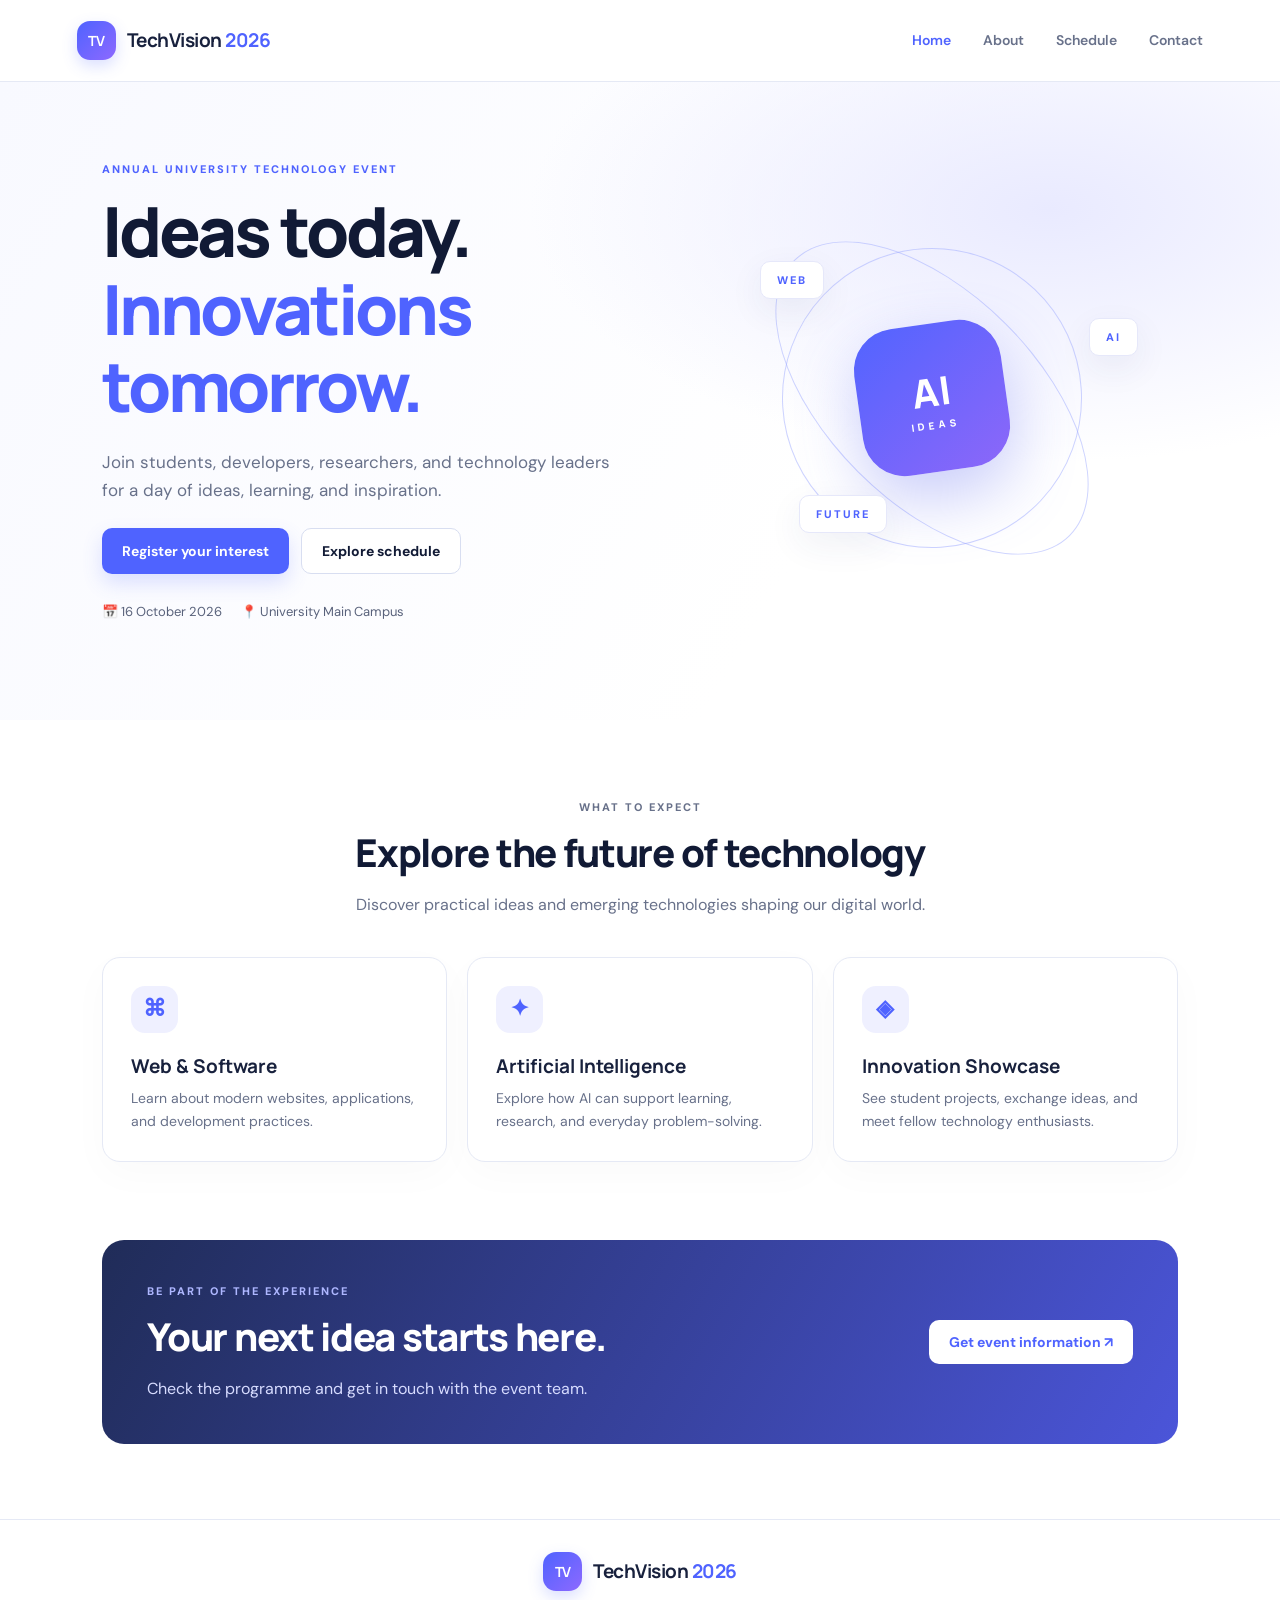
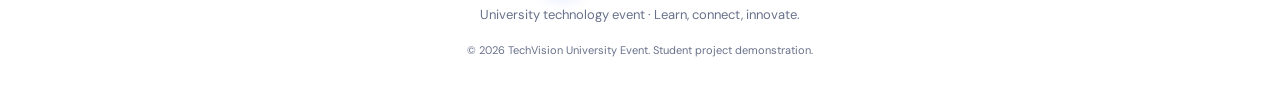
<file: TechVision_Website/TechVision/index.html>
<!DOCTYPE html>
<html lang="en">
<head>
  <meta charset="UTF-8">
  <meta name="viewport" content="width=device-width, initial-scale=1.0">
  <meta name="description" content="TechVision 2026 - University Technology Event">
  <title>TechVision 2026 | Home</title>
  <link rel="stylesheet" href="css/style.css">
  <script src="js/script.js" defer></script>
</head>
<body>
<header class="site-header">
  <a class="brand" href="index.html"><span class="brand-mark">TV</span><span>TechVision <b>2026</b></span></a>
  <button class="menu-toggle" aria-label="Toggle navigation" aria-expanded="false">☰</button>
  <nav class="nav">
    <a class="active" href="index.html">Home</a><a href="about.html">About</a><a href="schedule.html">Schedule</a><a href="contact.html">Contact</a>
  </nav>
</header>
<main>
  <section class="hero">
    <div class="hero-content">
      <p class="eyebrow">ANNUAL UNIVERSITY TECHNOLOGY EVENT</p>
      <h1>Ideas today.<br><span>Innovations tomorrow.</span></h1>
      <p class="hero-copy">Join students, developers, researchers, and technology leaders for a day of ideas, learning, and inspiration.</p>
      <div class="hero-actions"><a class="btn btn-primary" href="contact.html#register">Register your interest</a><a class="btn btn-outline" href="schedule.html">Explore schedule</a></div>
      <p class="event-meta">📅 16 October 2026 <span>📍 University Main Campus</span></p>
    </div>
    <div class="hero-art" aria-label="Abstract technology illustration" role="img">
      <div class="orbit orbit-one"></div><div class="orbit orbit-two"></div><div class="core">AI<br><small>IDEAS</small></div>
      <span class="float-tag tag-one">WEB</span><span class="float-tag tag-two">AI</span><span class="float-tag tag-three">FUTURE</span>
    </div>
  </section>
  <section class="section">
    <div class="section-heading"><p class="eyebrow">WHAT TO EXPECT</p><h2>Explore the future of technology</h2><p>Discover practical ideas and emerging technologies shaping our digital world.</p></div>
    <div class="cards">
      <article class="feature-card"><div class="feature-icon">⌘</div><h3>Web & Software</h3><p>Learn about modern websites, applications, and development practices.</p></article>
      <article class="feature-card"><div class="feature-icon">✦</div><h3>Artificial Intelligence</h3><p>Explore how AI can support learning, research, and everyday problem-solving.</p></article>
      <article class="feature-card"><div class="feature-icon">◈</div><h3>Innovation Showcase</h3><p>See student projects, exchange ideas, and meet fellow technology enthusiasts.</p></article>
    </div>
  </section>
  <section class="cta"><div><p class="eyebrow">BE PART OF THE EXPERIENCE</p><h2>Your next idea starts here.</h2><p>Check the programme and get in touch with the event team.</p></div><a class="btn btn-light" href="contact.html#register">Get event information ↗</a></section>
</main>
<footer class="footer"><a class="brand footer-brand" href="index.html"><span class="brand-mark">TV</span><span>TechVision <b>2026</b></span></a><p>University technology event · Learn, connect, innovate.</p><small>© 2026 TechVision University Event. Student project demonstration.</small></footer>
</body></html>
</file>
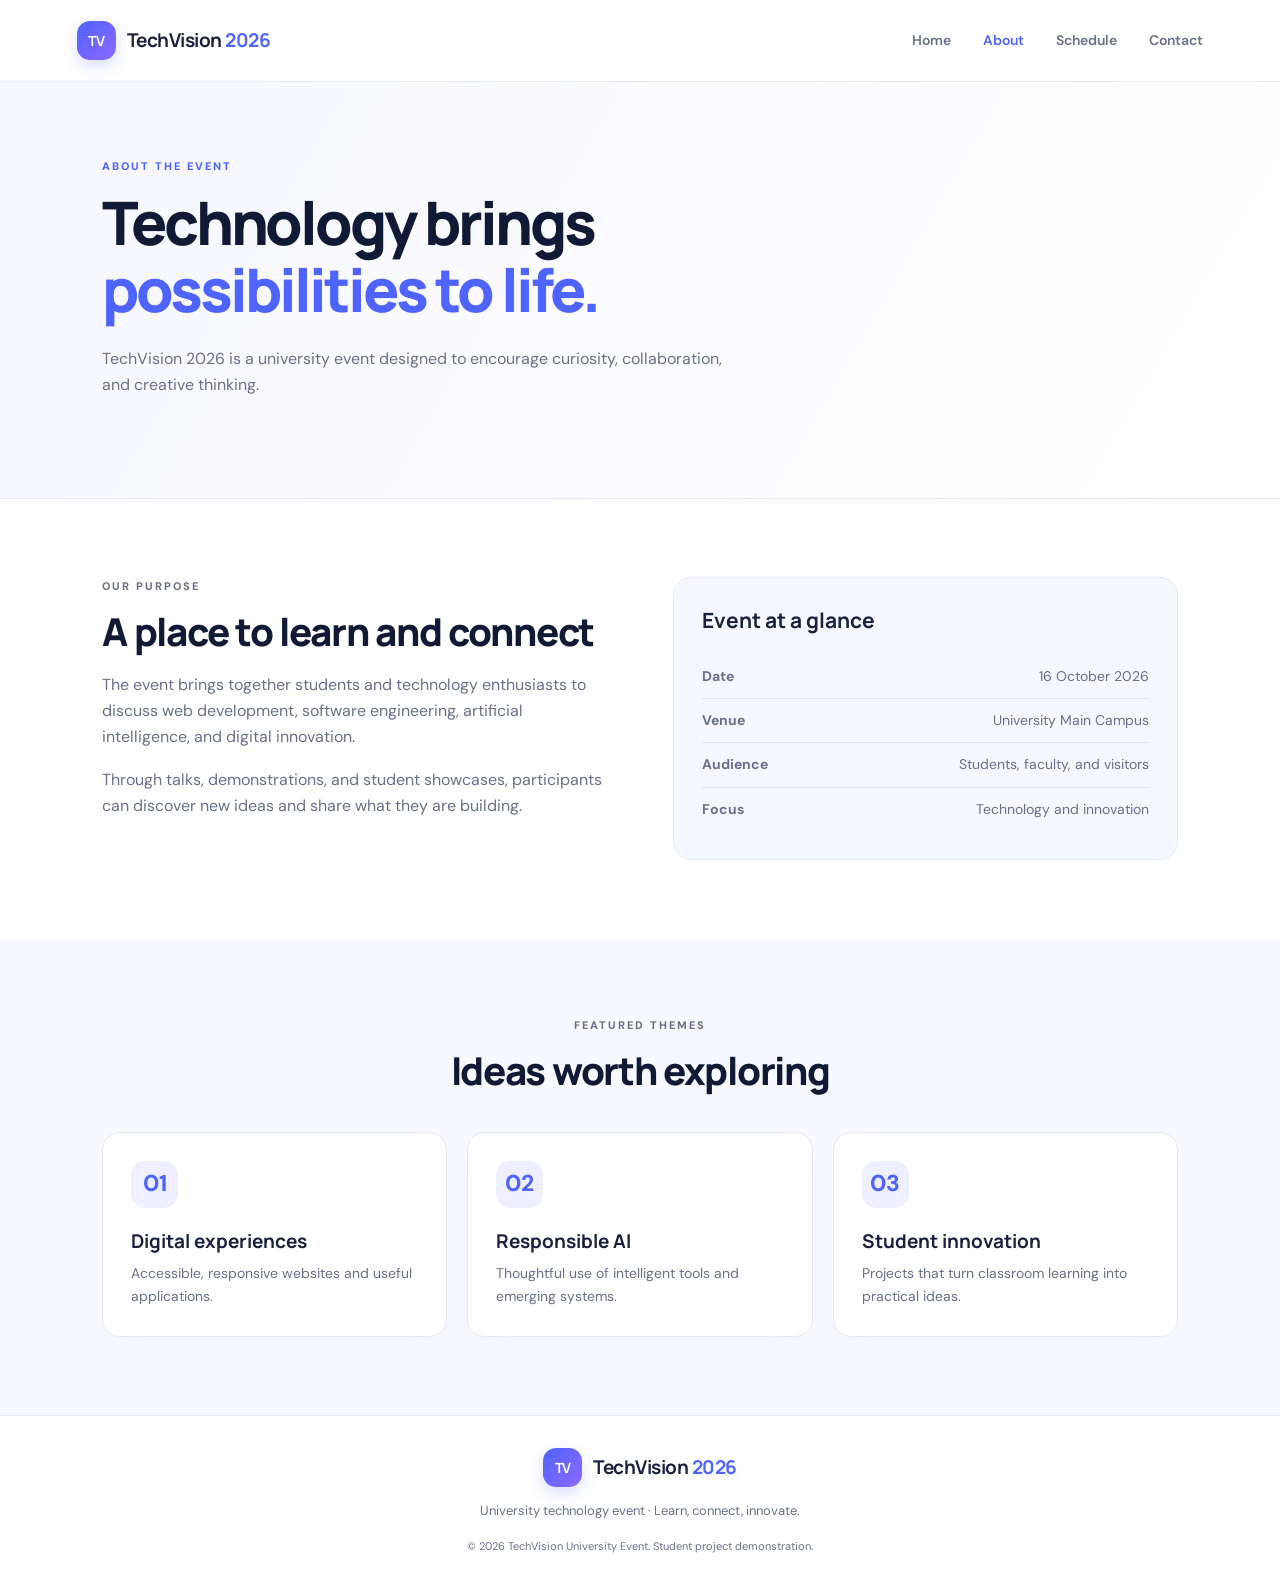
<file: TechVision_Website/TechVision/about.html>
<!DOCTYPE html>
<html lang="en"><head><meta charset="UTF-8"><meta name="viewport" content="width=device-width, initial-scale=1.0"><title>TechVision 2026 | About</title><link rel="stylesheet" href="css/style.css"><script src="js/script.js" defer></script></head>
<body><header class="site-header"><a class="brand" href="index.html"><span class="brand-mark">TV</span><span>TechVision <b>2026</b></span></a><button class="menu-toggle" aria-label="Toggle navigation" aria-expanded="false">☰</button><nav class="nav"><a href="index.html">Home</a><a class="active" href="about.html">About</a><a href="schedule.html">Schedule</a><a href="contact.html">Contact</a></nav></header>
<main><section class="page-hero"><p class="eyebrow">ABOUT THE EVENT</p><h1>Technology brings<br><span>possibilities to life.</span></h1><p>TechVision 2026 is a university event designed to encourage curiosity, collaboration, and creative thinking.</p></section>
<section class="section two-col"><div><p class="eyebrow">OUR PURPOSE</p><h2>A place to learn and connect</h2><p>The event brings together students and technology enthusiasts to discuss web development, software engineering, artificial intelligence, and digital innovation.</p><p>Through talks, demonstrations, and student showcases, participants can discover new ideas and share what they are building.</p></div><div class="info-panel"><h3>Event at a glance</h3><p><b>Date</b><span>16 October 2026</span></p><p><b>Venue</b><span>University Main Campus</span></p><p><b>Audience</b><span>Students, faculty, and visitors</span></p><p><b>Focus</b><span>Technology and innovation</span></p></div></section>
<section class="section muted-section"><div class="section-heading"><p class="eyebrow">FEATURED THEMES</p><h2>Ideas worth exploring</h2></div><div class="cards"><article class="feature-card"><div class="feature-icon">01</div><h3>Digital experiences</h3><p>Accessible, responsive websites and useful applications.</p></article><article class="feature-card"><div class="feature-icon">02</div><h3>Responsible AI</h3><p>Thoughtful use of intelligent tools and emerging systems.</p></article><article class="feature-card"><div class="feature-icon">03</div><h3>Student innovation</h3><p>Projects that turn classroom learning into practical ideas.</p></article></div></section></main>
<footer class="footer"><a class="brand footer-brand" href="index.html"><span class="brand-mark">TV</span><span>TechVision <b>2026</b></span></a><p>University technology event · Learn, connect, innovate.</p><small>© 2026 TechVision University Event. Student project demonstration.</small></footer></body></html>
</file>
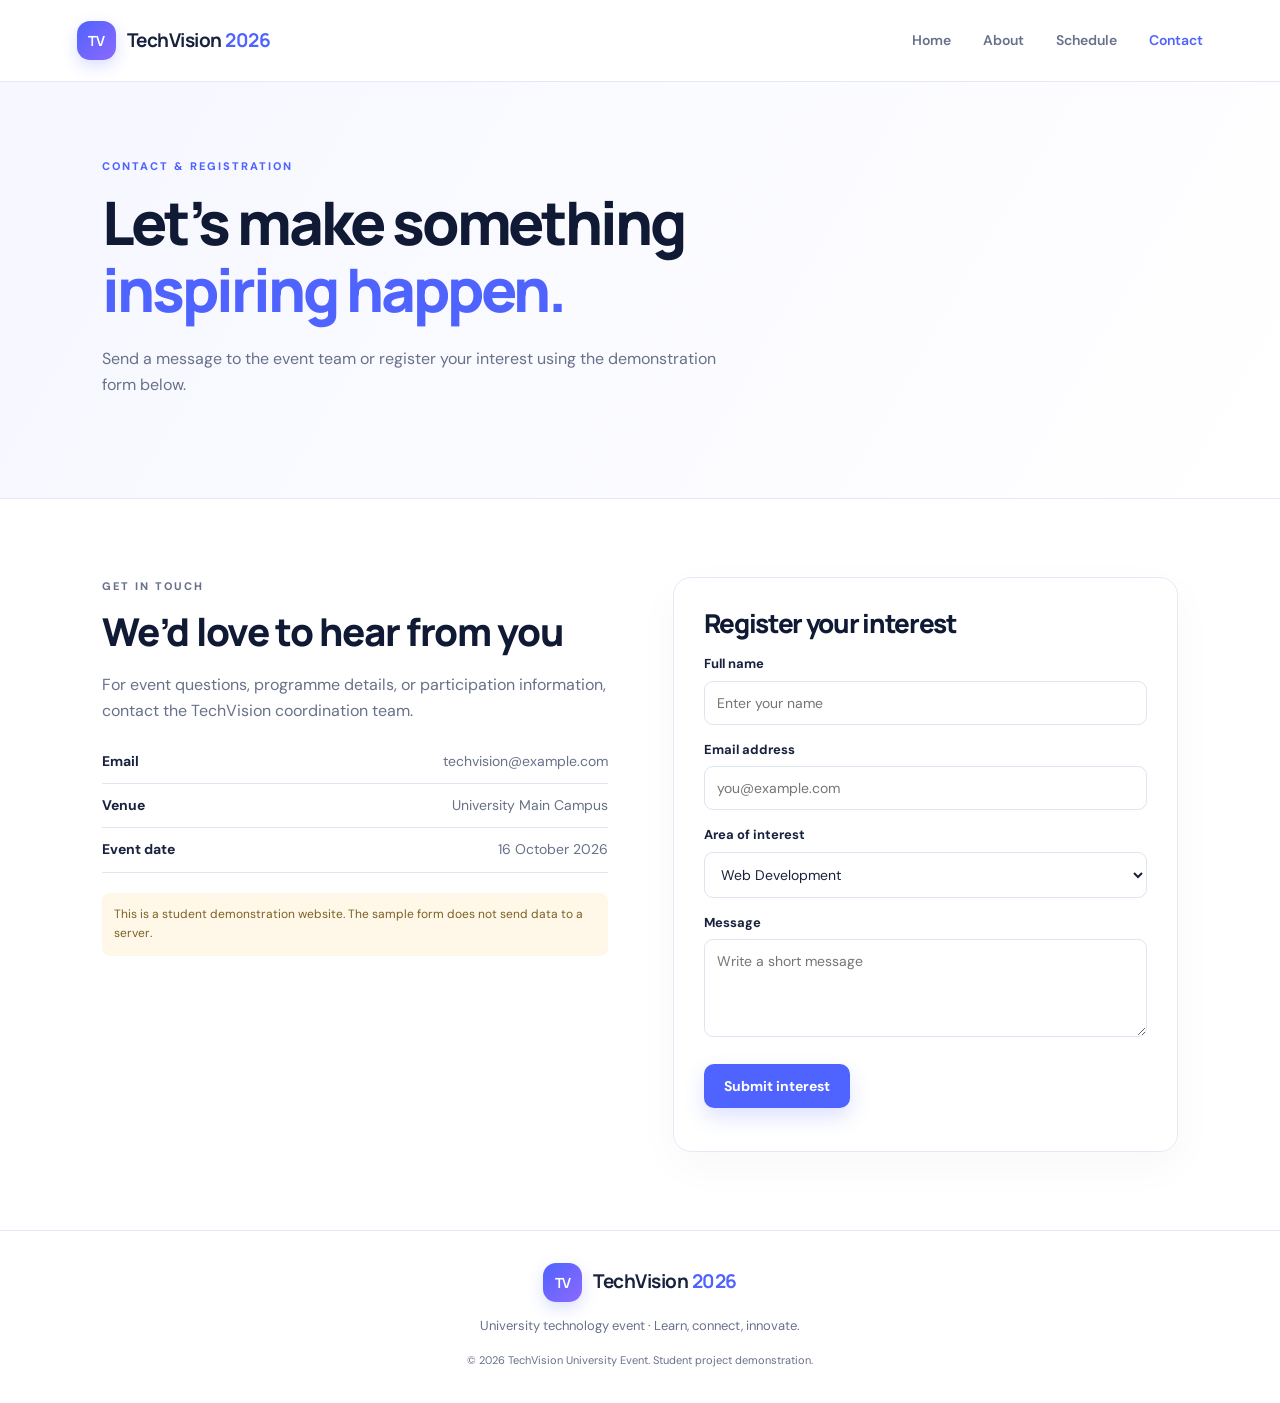
<file: TechVision_Website/TechVision/contact.html>
<!DOCTYPE html>
<html lang="en"><head><meta charset="UTF-8"><meta name="viewport" content="width=device-width, initial-scale=1.0"><title>TechVision 2026 | Contact</title><link rel="stylesheet" href="css/style.css"><script src="js/script.js" defer></script></head>
<body><header class="site-header"><a class="brand" href="index.html"><span class="brand-mark">TV</span><span>TechVision <b>2026</b></span></a><button class="menu-toggle" aria-label="Toggle navigation" aria-expanded="false">☰</button><nav class="nav"><a href="index.html">Home</a><a href="about.html">About</a><a href="schedule.html">Schedule</a><a class="active" href="contact.html">Contact</a></nav></header>
<main><section class="page-hero"><p class="eyebrow">CONTACT & REGISTRATION</p><h1>Let’s make something<br><span>inspiring happen.</span></h1><p>Send a message to the event team or register your interest using the demonstration form below.</p></section>
<section class="section two-col"><div><p class="eyebrow">GET IN TOUCH</p><h2>We’d love to hear from you</h2><p>For event questions, programme details, or participation information, contact the TechVision coordination team.</p><div class="contact-detail"><b>Email</b><span>techvision@example.com</span></div><div class="contact-detail"><b>Venue</b><span>University Main Campus</span></div><div class="contact-detail"><b>Event date</b><span>16 October 2026</span></div><p class="notice">This is a student demonstration website. The sample form does not send data to a server.</p></div>
<form class="contact-form" id="register"><h2>Register your interest</h2><label for="name">Full name</label><input id="name" name="name" type="text" placeholder="Enter your name" required><label for="email">Email address</label><input id="email" name="email" type="email" placeholder="you@example.com" required><label for="interest">Area of interest</label><select id="interest" name="interest"><option>Web Development</option><option>Artificial Intelligence</option><option>Software Engineering</option><option>Student Project Showcase</option></select><label for="message">Message</label><textarea id="message" name="message" rows="4" placeholder="Write a short message"></textarea><button class="btn btn-primary" type="submit">Submit interest</button><p class="form-message" aria-live="polite"></p></form></section></main>
<footer class="footer"><a class="brand footer-brand" href="index.html"><span class="brand-mark">TV</span><span>TechVision <b>2026</b></span></a><p>University technology event · Learn, connect, innovate.</p><small>© 2026 TechVision University Event. Student project demonstration.</small></footer></body></html>
</file>
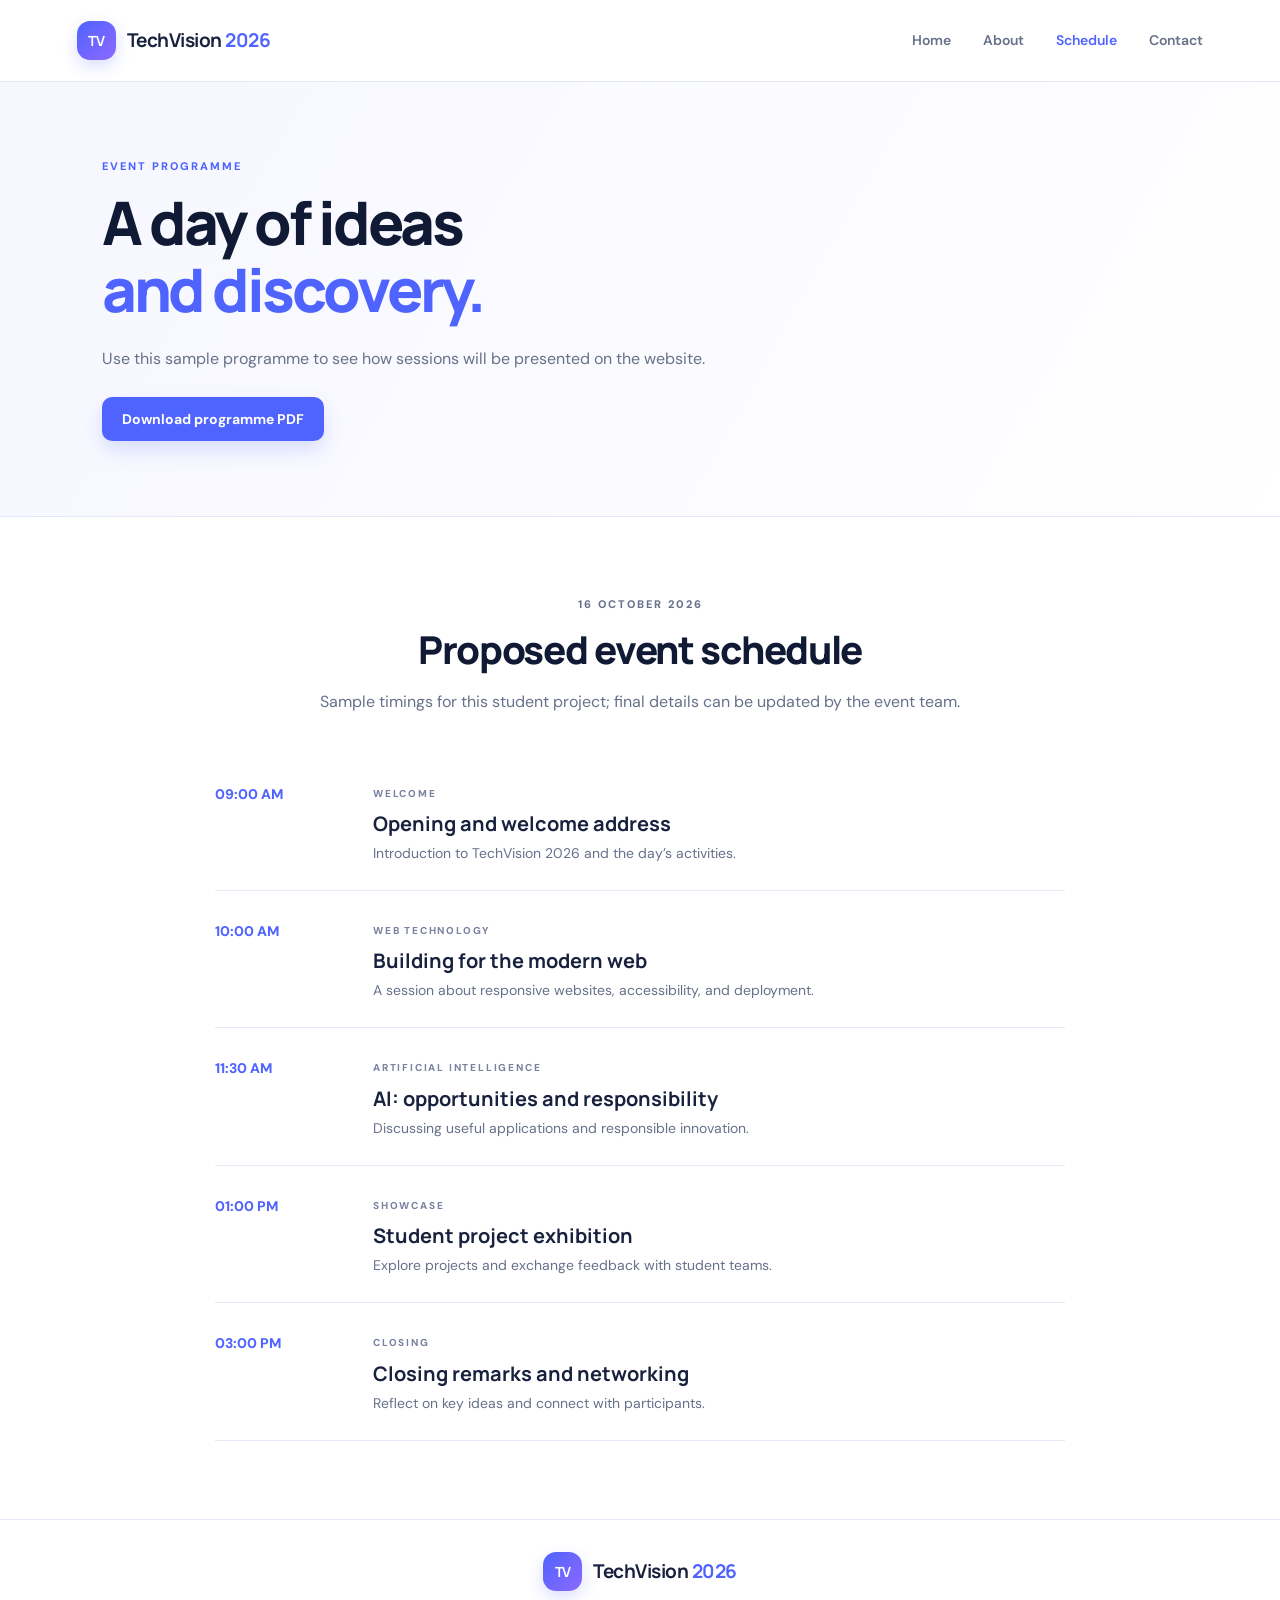
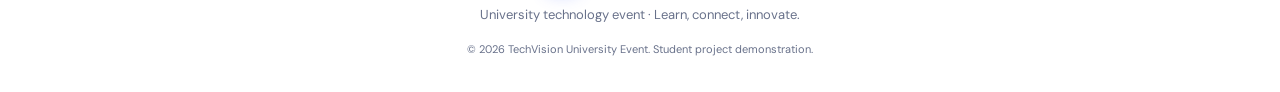
<file: TechVision_Website/TechVision/schedule.html>
<!DOCTYPE html>
<html lang="en"><head><meta charset="UTF-8"><meta name="viewport" content="width=device-width, initial-scale=1.0"><title>TechVision 2026 | Schedule</title><link rel="stylesheet" href="css/style.css"><script src="js/script.js" defer></script></head>
<body><header class="site-header"><a class="brand" href="index.html"><span class="brand-mark">TV</span><span>TechVision <b>2026</b></span></a><button class="menu-toggle" aria-label="Toggle navigation" aria-expanded="false">☰</button><nav class="nav"><a href="index.html">Home</a><a href="about.html">About</a><a class="active" href="schedule.html">Schedule</a><a href="contact.html">Contact</a></nav></header>
<main><section class="page-hero"><p class="eyebrow">EVENT PROGRAMME</p><h1>A day of ideas<br><span>and discovery.</span></h1><p>Use this sample programme to see how sessions will be presented on the website.</p><a class="btn btn-primary" href="documents/schedule.pdf" target="_blank" rel="noopener">Download programme PDF</a></section>
<section class="section"><div class="section-heading"><p class="eyebrow">16 OCTOBER 2026</p><h2>Proposed event schedule</h2><p>Sample timings for this student project; final details can be updated by the event team.</p></div>
<div class="schedule-list">
<div class="schedule-item"><time>09:00 AM</time><div><span class="session-type">WELCOME</span><h3>Opening and welcome address</h3><p>Introduction to TechVision 2026 and the day’s activities.</p></div></div>
<div class="schedule-item"><time>10:00 AM</time><div><span class="session-type">WEB TECHNOLOGY</span><h3>Building for the modern web</h3><p>A session about responsive websites, accessibility, and deployment.</p></div></div>
<div class="schedule-item"><time>11:30 AM</time><div><span class="session-type">ARTIFICIAL INTELLIGENCE</span><h3>AI: opportunities and responsibility</h3><p>Discussing useful applications and responsible innovation.</p></div></div>
<div class="schedule-item"><time>01:00 PM</time><div><span class="session-type">SHOWCASE</span><h3>Student project exhibition</h3><p>Explore projects and exchange feedback with student teams.</p></div></div>
<div class="schedule-item"><time>03:00 PM</time><div><span class="session-type">CLOSING</span><h3>Closing remarks and networking</h3><p>Reflect on key ideas and connect with participants.</p></div></div>
</div></section></main><footer class="footer"><a class="brand footer-brand" href="index.html"><span class="brand-mark">TV</span><span>TechVision <b>2026</b></span></a><p>University technology event · Learn, connect, innovate.</p><small>© 2026 TechVision University Event. Student project demonstration.</small></footer></body></html>
</file>
<file: TechVision_Website/TechVision/css/style.css>
@import url('https://fonts.googleapis.com/css2?family=DM+Sans:wght@400;500;600;700&family=Manrope:wght@400;500;600;700;800&display=swap');
:root{--navy:#111a35;--blue:#4f63ff;--cyan:#65e0d0;--ink:#18213d;--muted:#68718a;--pale:#f5f7ff;--line:#e5e9f5;--white:#fff}
*{box-sizing:border-box}html{scroll-behavior:smooth}body{margin:0;font-family:'DM Sans',Arial,sans-serif;color:var(--ink);line-height:1.65;background:#fff}a{color:inherit;text-decoration:none}.site-header{height:82px;padding:0 max(6vw,24px);display:flex;align-items:center;justify-content:space-between;border-bottom:1px solid var(--line);background:#fff;position:sticky;top:0;z-index:10}.brand{display:flex;align-items:center;gap:11px;font-family:Manrope,sans-serif;font-size:19px;font-weight:700;letter-spacing:-.5px}.brand b{color:var(--blue)}.brand-mark{width:39px;height:39px;border-radius:13px;background:linear-gradient(135deg,var(--blue),#8d69ff);color:#fff;display:grid;place-items:center;font-size:14px;box-shadow:0 6px 15px #4f63ff35}.nav{display:flex;gap:32px;align-items:center}.nav a{font-size:14px;color:#68718a;font-weight:600}.nav a:hover,.nav a.active{color:var(--blue)}.menu-toggle{display:none;border:0;background:transparent;font-size:25px}.hero{padding:78px max(8vw,28px) 84px;display:grid;grid-template-columns:1.05fr .95fr;align-items:center;gap:40px;background:radial-gradient(ellipse at 82% 20%,#e9eaff 0,transparent 35%),linear-gradient(120deg,#f8f9ff,#fff 65%);min-height:550px}.hero-content{max-width:610px}.eyebrow{font-size:11px;letter-spacing:2px;font-weight:800;color:var(--blue);margin:0 0 14px}.hero h1,.page-hero h1{font:800 clamp(42px,5.4vw,70px)/1.12 Manrope,sans-serif;letter-spacing:-3px;margin:0;color:var(--navy)}.hero h1 span,.page-hero h1 span{color:var(--blue)}.hero-copy{font-size:17px;color:var(--muted);max-width:520px;margin:24px 0}.hero-actions{display:flex;gap:12px;flex-wrap:wrap}.btn{border:0;border-radius:10px;padding:13px 20px;font:700 14px 'DM Sans',sans-serif;display:inline-flex;align-items:center;justify-content:center;cursor:pointer;transition:.2s}.btn:hover{transform:translateY(-2px)}.btn-primary{background:var(--blue);color:#fff;box-shadow:0 9px 20px #4f63ff30}.btn-outline{border:1px solid #d8def1;color:var(--navy);background:#fff}.btn-light{background:#fff;color:var(--blue)}.event-meta{margin-top:27px;font-size:13px;color:#59627b}.event-meta span{margin-left:16px}.hero-art{height:360px;position:relative;display:grid;place-items:center}.orbit{position:absolute;border:1px solid #9da9ff80;border-radius:50%;transform:rotate(-25deg)}.orbit-one{width:300px;height:300px}.orbit-two{width:390px;height:210px;transform:rotate(45deg)}.core{width:148px;height:148px;border-radius:42px;background:linear-gradient(145deg,#5264ff,#8c67f9);color:white;display:grid;place-content:center;text-align:center;font:800 39px Manrope,sans-serif;box-shadow:0 25px 65px #5967ef55;transform:rotate(-8deg)}.core small{font-size:10px;letter-spacing:4px}.float-tag{position:absolute;padding:9px 16px;background:#fff;border:1px solid #e6e8fa;border-radius:10px;box-shadow:0 12px 35px #26366b12;font-size:11px;letter-spacing:2px;font-weight:800;color:var(--blue)}.tag-one{top:43px;left:15%}.tag-two{right:8%;top:100px}.tag-three{bottom:45px;left:23%}.section{padding:78px max(8vw,28px)}.section-heading{text-align:center;max-width:650px;margin:0 auto 38px}.section h2,.cta h2{font:800 clamp(28px,3vw,39px)/1.2 Manrope,sans-serif;letter-spacing:-1.3px;margin:0 0 14px;color:var(--navy)}.section-heading>p:last-child,.section p{color:var(--muted)}.cards{display:grid;grid-template-columns:repeat(3,1fr);gap:20px;max-width:1120px;margin:auto}.feature-card{padding:28px;border:1px solid var(--line);border-radius:18px;background:#fff;box-shadow:0 12px 40px #18213d06}.feature-icon{width:47px;height:47px;border-radius:14px;background:#eff0ff;color:var(--blue);display:grid;place-items:center;font-size:23px;font-weight:800;margin-bottom:20px}.feature-card h3{font:700 19px Manrope,sans-serif;margin:0 0 8px}.feature-card p{font-size:14px;margin:0}.cta{margin:0 max(8vw,28px) 75px;padding:42px 45px;border-radius:22px;background:linear-gradient(120deg,#202c58,#4b55d9);color:#fff;display:flex;align-items:center;justify-content:space-between;gap:25px}.cta h2{color:#fff}.cta p:not(.eyebrow){color:#d7dcff;margin-bottom:0}.cta .eyebrow{color:#aeb7ff}.footer{padding:32px max(8vw,28px);border-top:1px solid var(--line);text-align:center;color:var(--muted);font-size:13px}.footer-brand{justify-content:center;color:var(--ink)}.footer small{font-size:11px}.page-hero{padding:75px max(8vw,28px);background:linear-gradient(120deg,#f6f7ff,#fff);border-bottom:1px solid var(--line)}.page-hero h1{font-size:clamp(39px,5vw,60px)}.page-hero>p:not(.eyebrow){max-width:620px;color:var(--muted);font-size:16px;margin:22px 0 25px}.two-col{display:grid;grid-template-columns:1fr 1fr;gap:65px;align-items:start}.two-col h2{margin-top:0}.info-panel{padding:28px;background:var(--pale);border:1px solid var(--line);border-radius:18px}.info-panel h3{font:700 21px Manrope,sans-serif;margin-top:0}.info-panel p,.contact-detail{display:flex;justify-content:space-between;gap:18px;border-bottom:1px solid #e0e5f3;padding:10px 0;margin:0;font-size:14px}.info-panel p:last-child{border-bottom:0}.info-panel span,.contact-detail span{color:var(--muted);text-align:right}.muted-section{background:#f8f9ff}.schedule-list{max-width:850px;margin:auto}.schedule-item{display:grid;grid-template-columns:130px 1fr;gap:28px;padding:25px 0;border-bottom:1px solid var(--line)}.schedule-item time{font-weight:800;color:var(--blue);font-size:14px;padding-top:4px}.session-type{font-size:10px;letter-spacing:1.8px;font-weight:800;color:#7a82a0}.schedule-item h3{font:700 20px Manrope,sans-serif;margin:5px 0}.schedule-item p{margin:0;font-size:14px}.contact-form{padding:30px;border:1px solid var(--line);border-radius:18px;box-shadow:0 14px 45px #18213d08}.contact-form h2{font-size:26px}.contact-form label{display:block;font-weight:700;font-size:13px;margin:14px 0 6px}.contact-form input,.contact-form select,.contact-form textarea{width:100%;padding:12px;border:1px solid #dfe4f0;border-radius:9px;font:14px 'DM Sans',sans-serif;background:#fff;color:var(--ink)}.contact-form input:focus,.contact-form textarea:focus,.contact-form select:focus{outline:2px solid #c9ceff;border-color:var(--blue)}.contact-form .btn{margin-top:18px}.form-message{font-size:13px;color:#23845b}.notice{background:#fff8e8;padding:12px;border-radius:8px;font-size:12px;color:#7a6125!important;margin-top:20px}@media(max-width:760px){.site-header{height:72px}.menu-toggle{display:block}.nav{display:none;position:absolute;top:71px;left:0;right:0;background:white;padding:18px 25px;box-shadow:0 12px 20px #18213d12;flex-direction:column;align-items:flex-start;gap:18px}.nav.open{display:flex}.hero{grid-template-columns:1fr;padding-top:55px;gap:10px}.hero h1{font-size:48px;letter-spacing:-2px}.hero-art{height:290px}.orbit-one{width:230px;height:230px}.orbit-two{width:290px;height:170px}.core{width:120px;height:120px}.cards{grid-template-columns:1fr}.section{padding-top:55px;padding-bottom:55px}.cta{margin-bottom:50px;padding:30px;flex-direction:column;align-items:flex-start}.two-col{grid-template-columns:1fr;gap:35px}.page-hero{padding-top:55px;padding-bottom:55px}.schedule-item{grid-template-columns:1fr;gap:5px}.event-meta span{display:block;margin:5px 0}.brand{font-size:17px}}
</file>
